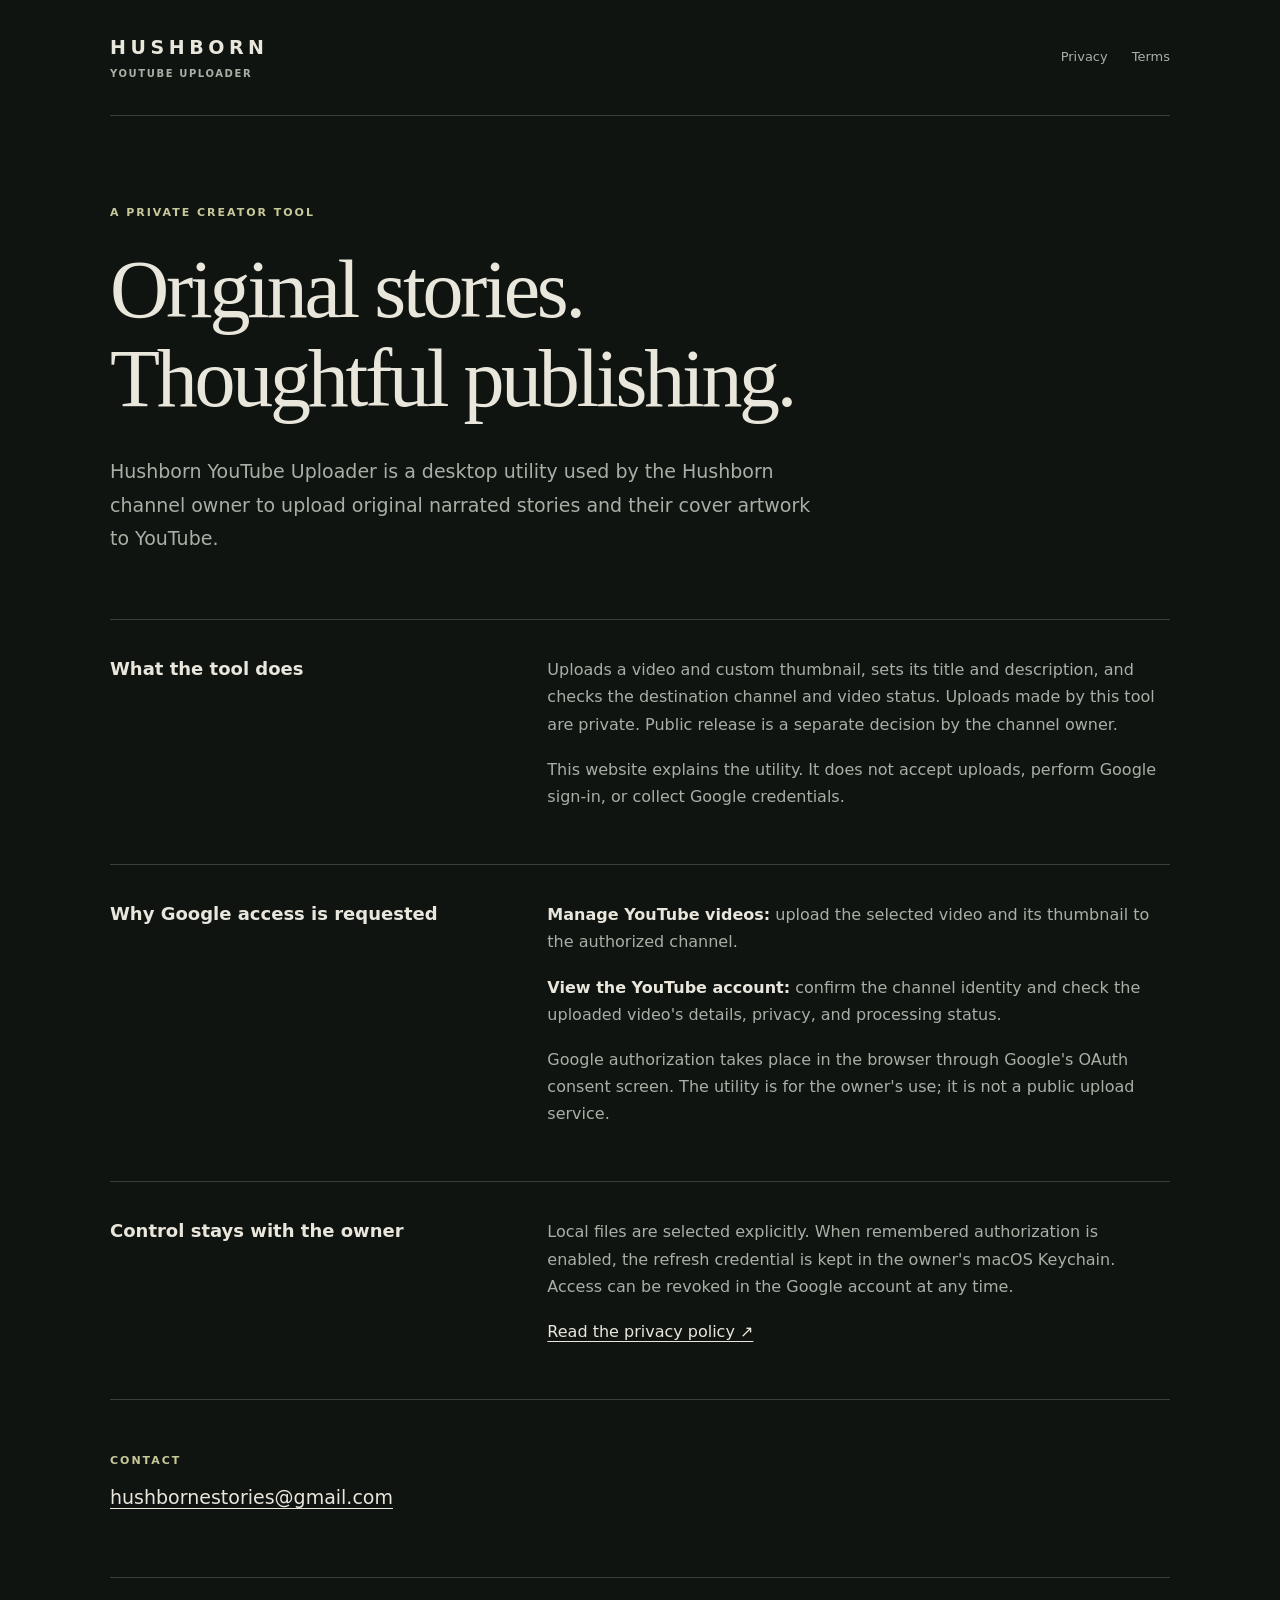
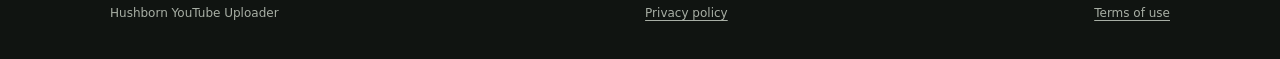
<file: index.html>
<!doctype html>
<html lang="en">
<head>
  <meta charset="utf-8">
  <meta name="viewport" content="width=device-width, initial-scale=1">
  <meta name="description" content="Hushborn YouTube Uploader — a private desktop tool for uploading original stories to the Hushborn YouTube channel.">
  <title>Hushborn YouTube Uploader</title>
  <link rel="stylesheet" href="style.css">
</head>
<body>
  <header><a class="wordmark" href="./">HUSHBORN<span>YOUTUBE UPLOADER</span></a><nav aria-label="Main"><a href="privacy.html">Privacy</a><a href="terms.html">Terms</a></nav></header>
  <main>
    <p class="eyebrow">A PRIVATE CREATOR TOOL</p>
    <h1>Original stories.<br>Thoughtful publishing.</h1>
    <p class="lead">Hushborn YouTube Uploader is a desktop utility used by the Hushborn channel owner to upload original narrated stories and their cover artwork to YouTube.</p>
    <div class="rule"></div>
    <section class="split"><h2>What the tool does</h2><div><p>Uploads a video and custom thumbnail, sets its title and description, and checks the destination channel and video status. Uploads made by this tool are private. Public release is a separate decision by the channel owner.</p><p>This website explains the utility. It does not accept uploads, perform Google sign-in, or collect Google credentials.</p></div></section>
    <section class="split"><h2>Why Google access is requested</h2><div><p><strong>Manage YouTube videos:</strong> upload the selected video and its thumbnail to the authorized channel.</p><p><strong>View the YouTube account:</strong> confirm the channel identity and check the uploaded video's details, privacy, and processing status.</p><p>Google authorization takes place in the browser through Google's OAuth consent screen. The utility is for the owner's use; it is not a public upload service.</p></div></section>
    <section class="split"><h2>Control stays with the owner</h2><div><p>Local files are selected explicitly. When remembered authorization is enabled, the refresh credential is kept in the owner's macOS Keychain. Access can be revoked in the Google account at any time.</p><p><a class="textlink" href="privacy.html">Read the privacy policy <span aria-hidden="true">↗</span></a></p></div></section>
    <section class="contact"><p class="eyebrow">CONTACT</p><a href="mailto:hushbornestories@gmail.com">hushbornestories@gmail.com</a></section>
  </main>
  <footer><span>Hushborn YouTube Uploader</span><a href="privacy.html">Privacy policy</a><a href="terms.html">Terms of use</a></footer>
</body>
</html>
</file>
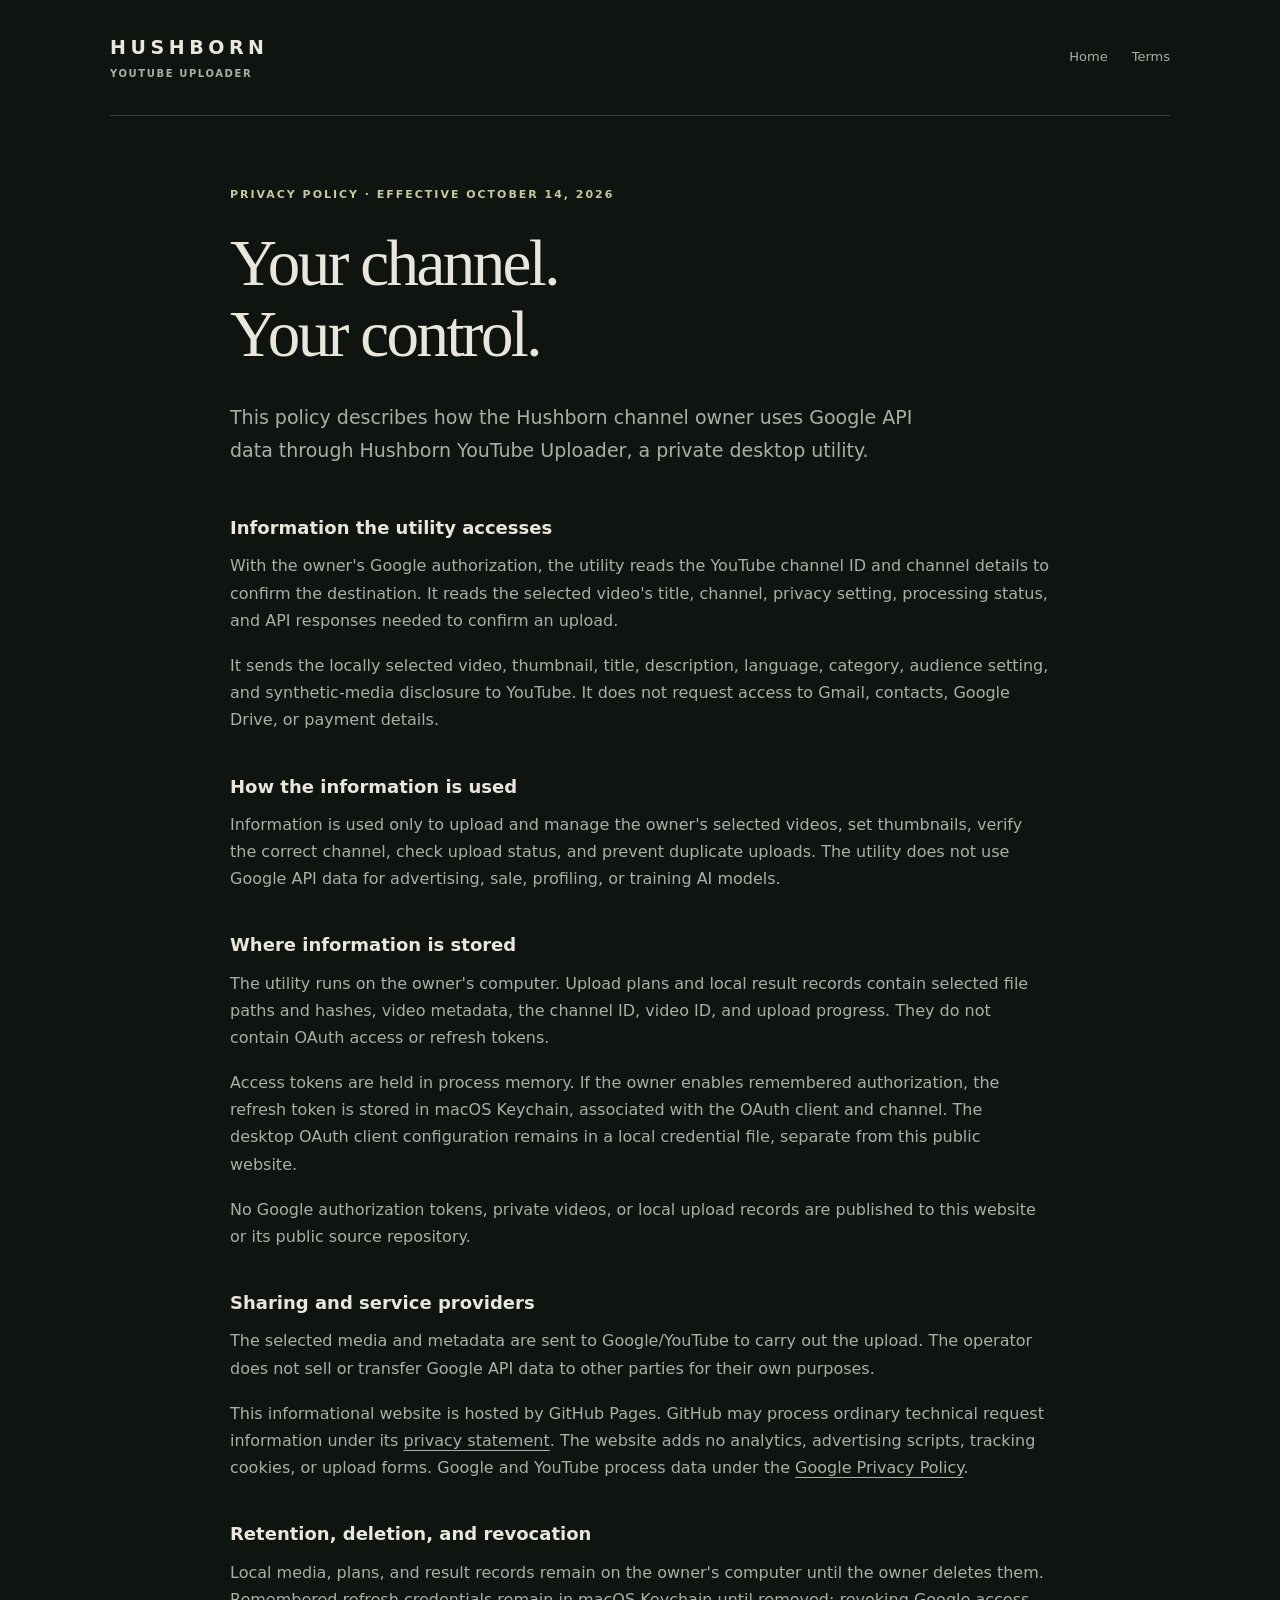
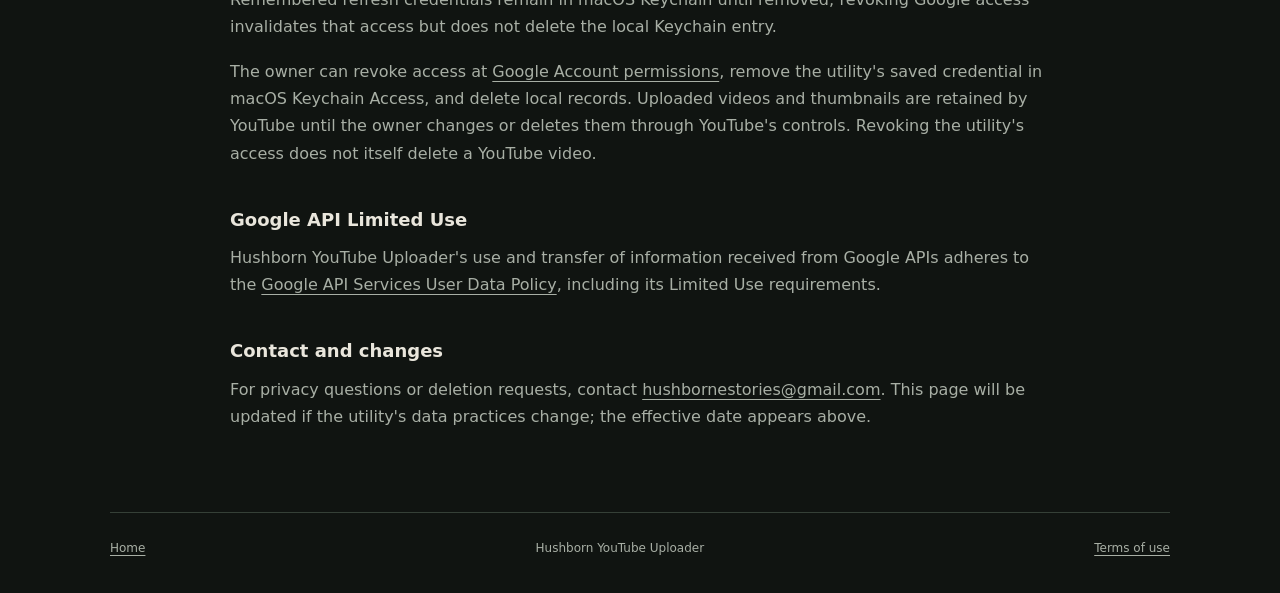
<file: privacy.html>
<!doctype html>
<html lang="en">
<head><meta charset="utf-8"><meta name="viewport" content="width=device-width, initial-scale=1"><meta name="description" content="Privacy policy for Hushborn YouTube Uploader."><title>Privacy policy — Hushborn YouTube Uploader</title><link rel="stylesheet" href="style.css"></head>
<body>
  <header><a class="wordmark" href="./">HUSHBORN<span>YOUTUBE UPLOADER</span></a><nav aria-label="Main"><a href="./">Home</a><a href="terms.html">Terms</a></nav></header>
  <main class="document">
    <p class="eyebrow">PRIVACY POLICY · EFFECTIVE OCTOBER 14, 2026</p>
    <h1>Your channel.<br>Your control.</h1>
    <p class="lead">This policy describes how the Hushborn channel owner uses Google API data through Hushborn YouTube Uploader, a private desktop utility.</p>
    <section><h2>Information the utility accesses</h2><p>With the owner's Google authorization, the utility reads the YouTube channel ID and channel details to confirm the destination. It reads the selected video's title, channel, privacy setting, processing status, and API responses needed to confirm an upload.</p><p>It sends the locally selected video, thumbnail, title, description, language, category, audience setting, and synthetic-media disclosure to YouTube. It does not request access to Gmail, contacts, Google Drive, or payment details.</p></section>
    <section><h2>How the information is used</h2><p>Information is used only to upload and manage the owner's selected videos, set thumbnails, verify the correct channel, check upload status, and prevent duplicate uploads. The utility does not use Google API data for advertising, sale, profiling, or training AI models.</p></section>
    <section><h2>Where information is stored</h2><p>The utility runs on the owner's computer. Upload plans and local result records contain selected file paths and hashes, video metadata, the channel ID, video ID, and upload progress. They do not contain OAuth access or refresh tokens.</p><p>Access tokens are held in process memory. If the owner enables remembered authorization, the refresh token is stored in macOS Keychain, associated with the OAuth client and channel. The desktop OAuth client configuration remains in a local credential file, separate from this public website.</p><p>No Google authorization tokens, private videos, or local upload records are published to this website or its public source repository.</p></section>
    <section><h2>Sharing and service providers</h2><p>The selected media and metadata are sent to Google/YouTube to carry out the upload. The operator does not sell or transfer Google API data to other parties for their own purposes.</p><p>This informational website is hosted by GitHub Pages. GitHub may process ordinary technical request information under its <a href="https://docs.github.com/en/site-policy/privacy-policies/github-general-privacy-statement">privacy statement</a>. The website adds no analytics, advertising scripts, tracking cookies, or upload forms. Google and YouTube process data under the <a href="https://policies.google.com/privacy">Google Privacy Policy</a>.</p></section>
    <section><h2>Retention, deletion, and revocation</h2><p>Local media, plans, and result records remain on the owner's computer until the owner deletes them. Remembered refresh credentials remain in macOS Keychain until removed; revoking Google access invalidates that access but does not delete the local Keychain entry.</p><p>The owner can revoke access at <a href="https://myaccount.google.com/permissions">Google Account permissions</a>, remove the utility's saved credential in macOS Keychain Access, and delete local records. Uploaded videos and thumbnails are retained by YouTube until the owner changes or deletes them through YouTube's controls. Revoking the utility's access does not itself delete a YouTube video.</p></section>
    <section><h2>Google API Limited Use</h2><p>Hushborn YouTube Uploader's use and transfer of information received from Google APIs adheres to the <a href="https://developers.google.com/terms/api-services-user-data-policy">Google API Services User Data Policy</a>, including its Limited Use requirements.</p></section>
    <section><h2>Contact and changes</h2><p>For privacy questions or deletion requests, contact <a href="mailto:hushbornestories@gmail.com">hushbornestories@gmail.com</a>. This page will be updated if the utility's data practices change; the effective date appears above.</p></section>
  </main>
  <footer><a href="./">Home</a><span>Hushborn YouTube Uploader</span><a href="terms.html">Terms of use</a></footer>
</body>
</html>
</file>
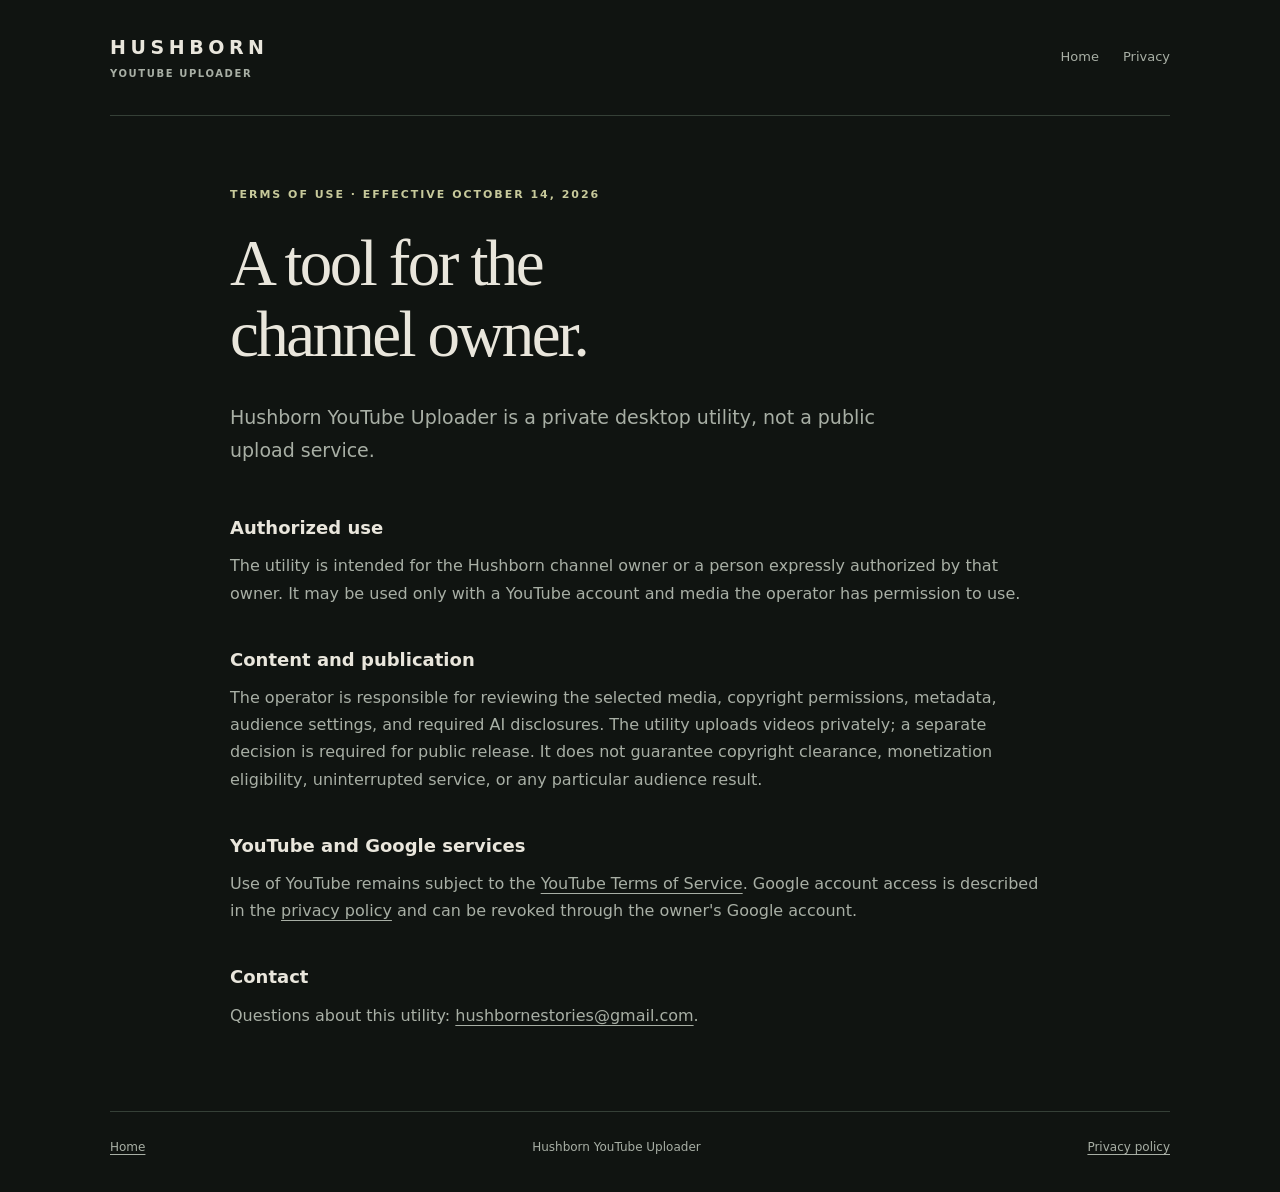
<file: terms.html>
<!doctype html>
<html lang="en">
<head><meta charset="utf-8"><meta name="viewport" content="width=device-width, initial-scale=1"><meta name="description" content="Terms of use for the private Hushborn YouTube Uploader utility."><title>Terms of use — Hushborn YouTube Uploader</title><link rel="stylesheet" href="style.css"></head>
<body>
  <header><a class="wordmark" href="./">HUSHBORN<span>YOUTUBE UPLOADER</span></a><nav aria-label="Main"><a href="./">Home</a><a href="privacy.html">Privacy</a></nav></header>
  <main class="document"><p class="eyebrow">TERMS OF USE · EFFECTIVE OCTOBER 14, 2026</p><h1>A tool for the<br>channel owner.</h1><p class="lead">Hushborn YouTube Uploader is a private desktop utility, not a public upload service.</p>
    <section><h2>Authorized use</h2><p>The utility is intended for the Hushborn channel owner or a person expressly authorized by that owner. It may be used only with a YouTube account and media the operator has permission to use.</p></section>
    <section><h2>Content and publication</h2><p>The operator is responsible for reviewing the selected media, copyright permissions, metadata, audience settings, and required AI disclosures. The utility uploads videos privately; a separate decision is required for public release. It does not guarantee copyright clearance, monetization eligibility, uninterrupted service, or any particular audience result.</p></section>
    <section><h2>YouTube and Google services</h2><p>Use of YouTube remains subject to the <a href="https://www.youtube.com/t/terms">YouTube Terms of Service</a>. Google account access is described in the <a href="privacy.html">privacy policy</a> and can be revoked through the owner's Google account.</p></section>
    <section><h2>Contact</h2><p>Questions about this utility: <a href="mailto:hushbornestories@gmail.com">hushbornestories@gmail.com</a>.</p></section>
  </main><footer><a href="./">Home</a><span>Hushborn YouTube Uploader</span><a href="privacy.html">Privacy policy</a></footer>
</body></html>
</file>
<file: style.css>
:root{color-scheme:dark;--bg:#101411;--fg:#e9e6dc;--muted:#a8afa5;--line:#354037;--accent:#c7c99b}*{box-sizing:border-box}body{margin:0;background:var(--bg);color:var(--fg);font-family:system-ui,-apple-system,BlinkMacSystemFont,"Segoe UI",sans-serif;font-size:16px;line-height:1.7}a{color:inherit;text-underline-offset:.23em}a:hover{color:var(--accent)}a:focus-visible{outline:2px solid var(--accent);outline-offset:6px}header,main,footer{width:min(1060px,calc(100% - 64px));margin:auto}header{display:flex;justify-content:space-between;align-items:center;padding:35px 0;border-bottom:1px solid var(--line);gap:24px}.wordmark{text-decoration:none;letter-spacing:.24em;font-size:19px;font-weight:650;line-height:1.3}.wordmark span{display:block;letter-spacing:.16em;font-size:10px;color:var(--muted);margin-top:7px}nav{display:flex;gap:24px;font-size:13px}nav a{text-decoration:none;color:var(--muted)}main{padding:88px 0 64px}.eyebrow{font-size:11px;font-weight:650;letter-spacing:.18em;color:var(--accent);margin:0 0 24px}h1{font-family:Georgia,"Times New Roman",serif;font-size:clamp(43px,7vw,82px);font-weight:400;line-height:1.08;letter-spacing:-.04em;margin:0 0 32px}p{margin:0 0 18px}.lead{font-size:19px;line-height:1.75;color:var(--muted);max-width:710px}.rule{margin:64px 0 0;border-top:1px solid var(--line)}.split{display:grid;grid-template-columns:1fr 1.65fr;gap:60px;padding:36px 0;border-bottom:1px solid var(--line)}h2{font-size:18px;font-weight:550;line-height:1.4;margin:0 0 18px}.split p,.document section p{color:var(--muted)}strong{color:var(--fg);font-weight:550}.textlink{color:var(--fg)}.contact{padding-top:52px}.contact .eyebrow{margin-bottom:10px}.contact>a{font-size:19px}footer{padding:25px 0 35px;display:flex;flex-wrap:wrap;gap:18px 28px;justify-content:space-between;border-top:1px solid var(--line);font-size:12px;color:var(--muted)}.document{max-width:820px;padding-top:70px}.document h1{font-size:clamp(42px,6vw,65px)}.document section{margin-top:40px}.document section h2{color:var(--fg);margin-bottom:12px}.document .lead{margin-bottom:48px}a{overflow-wrap:anywhere}@media(max-width:640px){header,main,footer{width:calc(100% - 40px)}header{padding:26px 0;align-items:flex-start}.wordmark{font-size:16px}nav{gap:16px;font-size:12px}main{padding-top:55px}.lead{font-size:17px}.rule{margin-top:40px}.split{grid-template-columns:1fr;gap:8px;padding:28px 0}.split h2{margin-bottom:8px}.contact>a{font-size:16px}footer{justify-content:flex-start}.document{padding-top:48px}}
</file>
